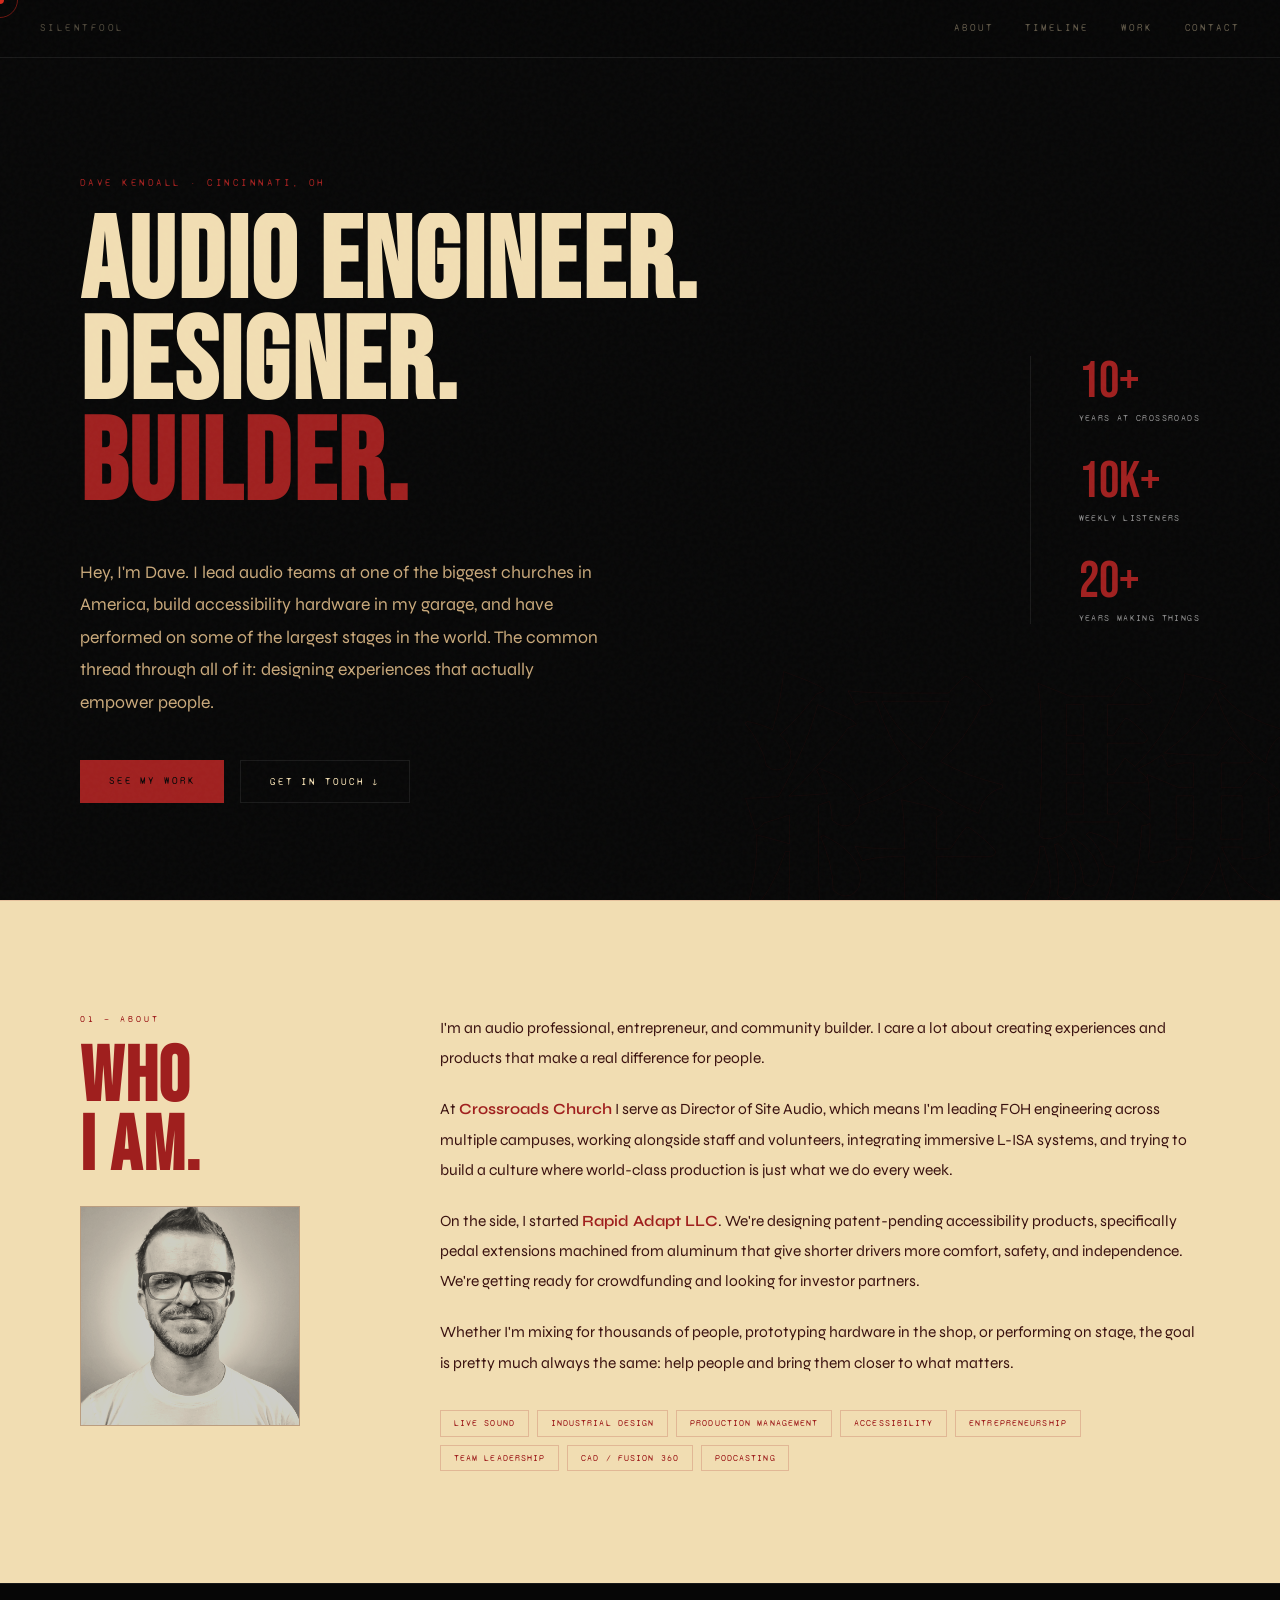
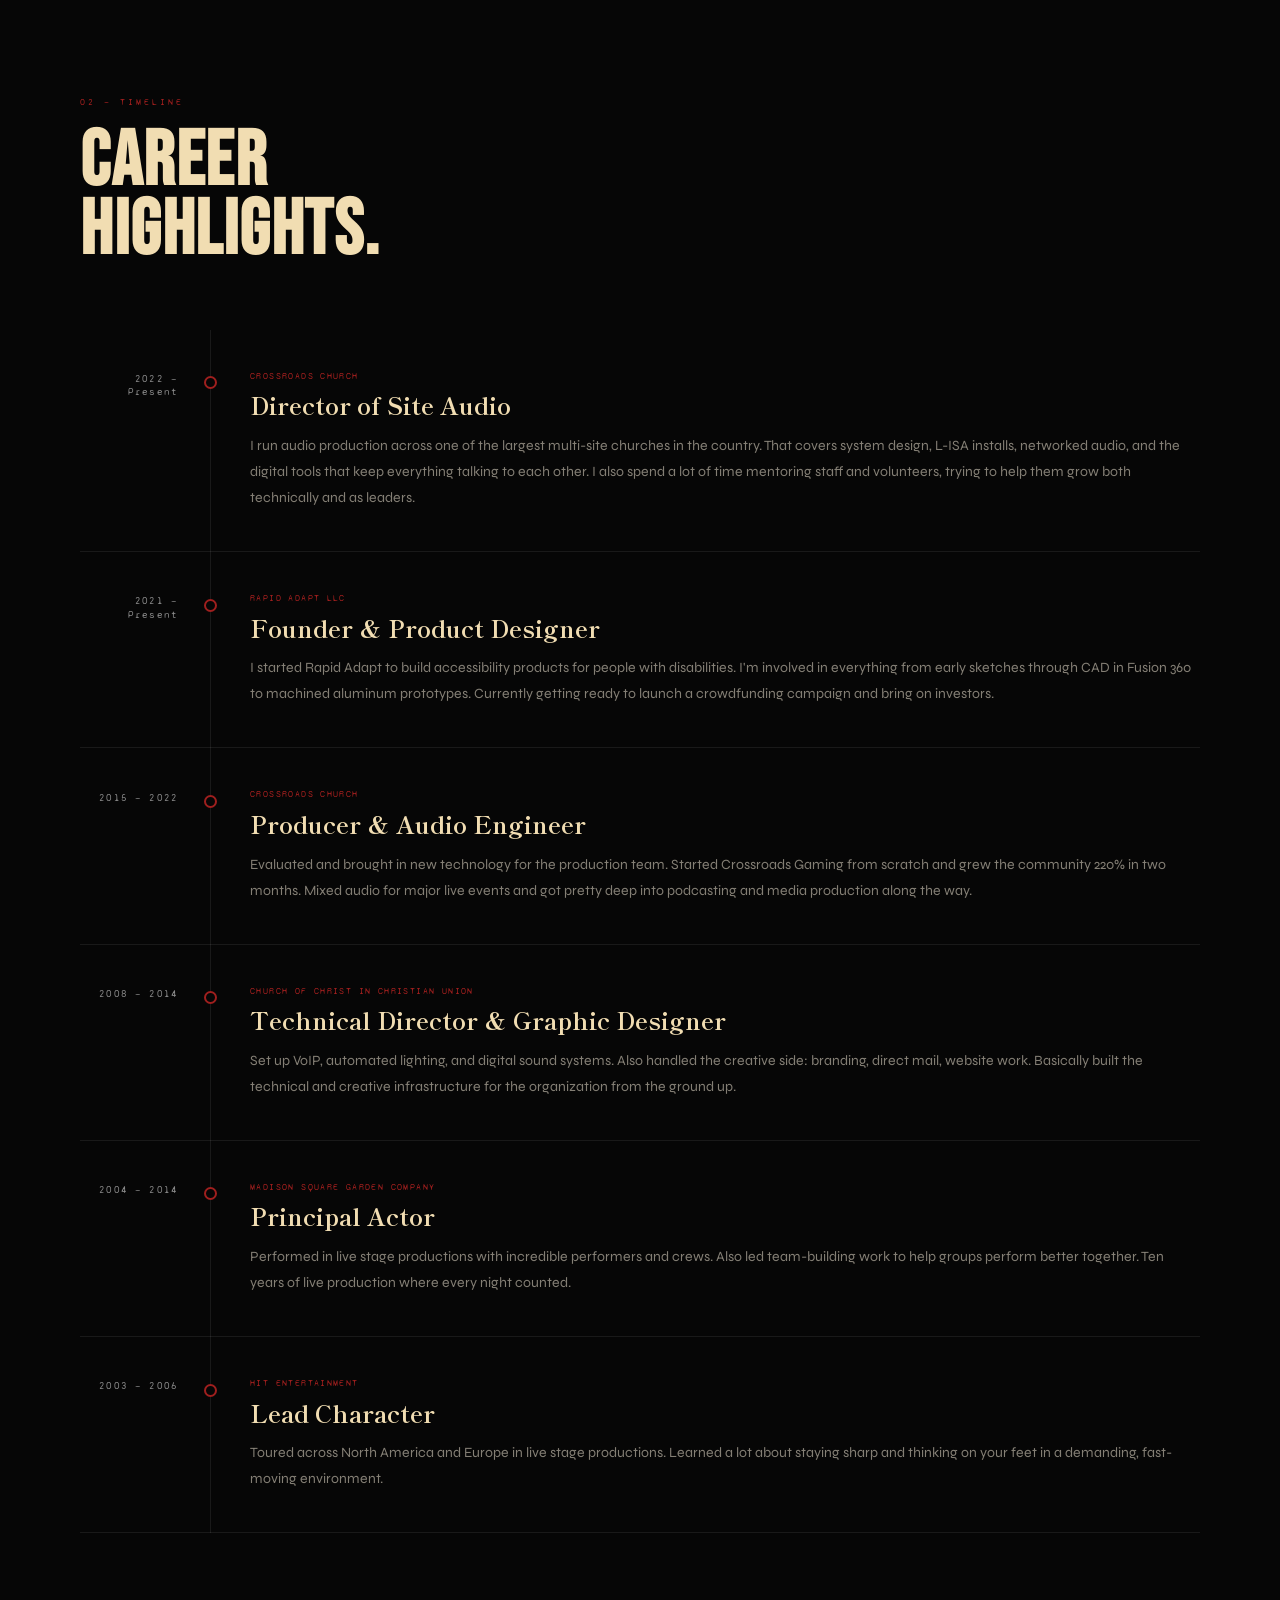
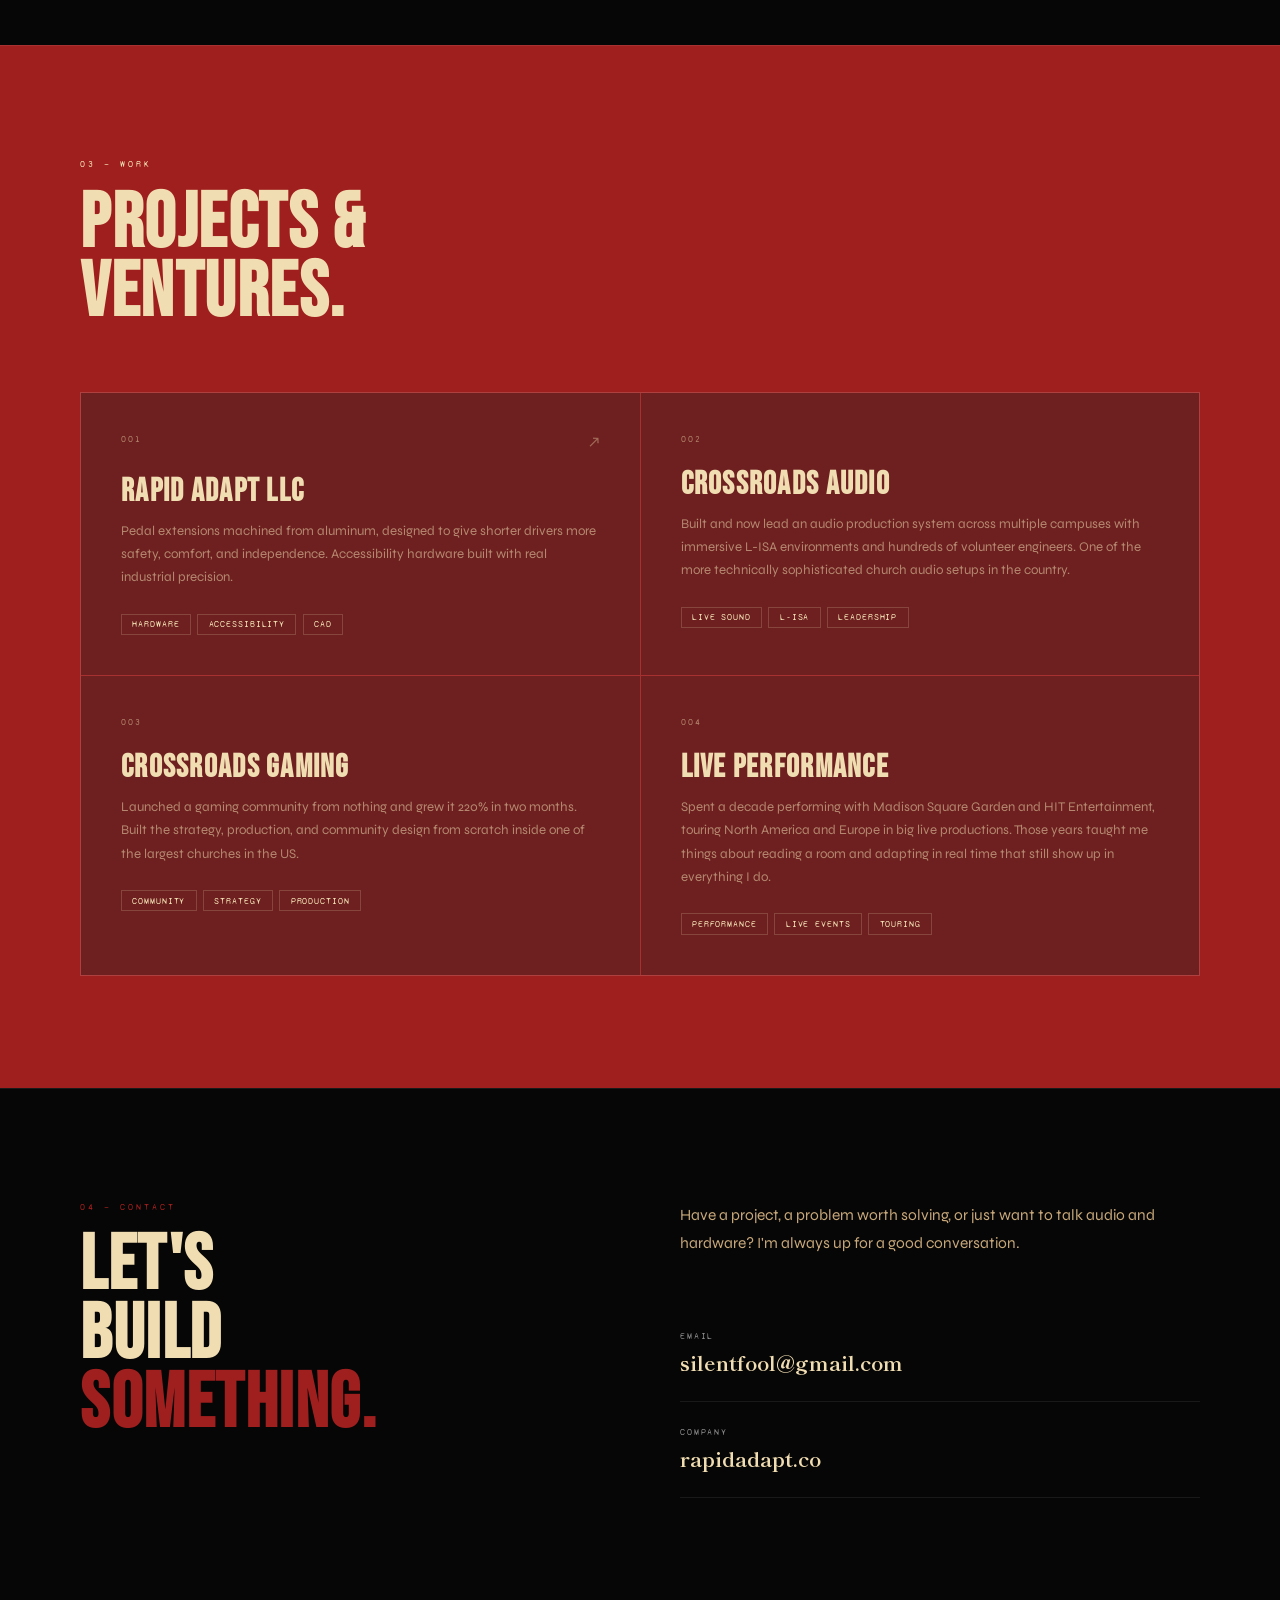
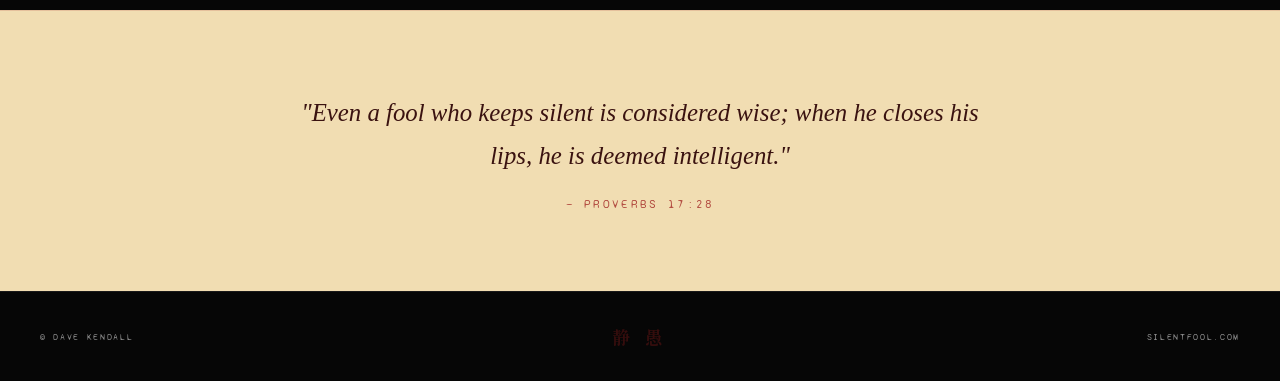
<file: index.html>
<!DOCTYPE html>
<html lang="en">
<head>
  <meta charset="UTF-8" />
  <meta name="viewport" content="width=device-width, initial-scale=1.0" />
  <title>Dave Kendall — silentfool</title>
  <link rel="preconnect" href="https://fonts.googleapis.com" />
  <link rel="preconnect" href="https://fonts.gstatic.com" crossorigin />
  <link href="https://fonts.googleapis.com/css2?family=Bebas+Neue&family=Shippori+Mincho:wght@400;700;800&family=Syne+Mono&family=Syne:wght@400;500;600&display=swap" rel="stylesheet" />
  <link rel="stylesheet" href="style.css" />
  <link rel="icon" type="image/svg+xml" href="favicon.svg" />
<link rel="shortcut icon" href="favicon.svg" />
</head>
<body>

  <div id="cur"></div>
  <div id="cur-ring"></div>
  <div class="kanji-bg" aria-hidden="true">経験</div>

  <!-- ══ NAV ══ -->
  <header class="site-nav">
    <span class="nav-logo">silentfool</span>
    <nav>
      <a href="#about">About</a>
      <a href="#timeline">Timeline</a>
      <a href="#work">Work</a>
      <a href="#contact">Contact</a>
    </nav>
  </header>

  <!-- ══ HERO ══ -->
  <section class="hero">
    <div class="hero-inner">
      <p class="hero-eyebrow">Dave Kendall · Cincinnati, OH</p>
      <h1 class="hero-h1">
        <span class="line">Audio Engineer.</span>
        <span class="line">Designer.</span>
        <span class="line red-line">Builder.</span>
      </h1>
      <div class="hero-body">
        <p class="hero-intro">
          Hey, I'm Dave. I lead audio teams at one of the biggest churches in America, build accessibility hardware in my garage, and have performed on some of the largest stages in the world. The common thread through all of it: designing experiences that actually empower people.
        </p>
        <div class="hero-ctas">
          <a href="#work" class="btn-primary">See my work</a>
          <a href="#contact" class="btn-ghost">Get in touch ↓</a>
        </div>
      </div>
    </div>
    <div class="hero-aside">
      <div class="aside-block">
        <span class="aside-num">10+</span>
        <span class="aside-label">Years at Crossroads</span>
      </div>
      <div class="aside-block">
        <span class="aside-num">10k+</span>
        <span class="aside-label">Weekly listeners</span>
      </div>
      <div class="aside-block">
        <span class="aside-num">20+</span>
        <span class="aside-label">Years making things</span>
      </div>
    </div>
  </section>

  <!-- ══ ABOUT ══ -->
  <section class="section section-cream" id="about">
    <div class="section-inner about-grid">
      <div class="about-left">
        <p class="sec-eyebrow">01 — About</p>
        <h2 class="sec-title">Who<br>I am.</h2>
        <div class="about-photo-wrap">
          <img src="headshot.jpg" alt="Dave Kendall" class="about-photo" />
        </div>
      </div>
      <div class="about-right">
        <p>I'm an audio professional, entrepreneur, and community builder. I care a lot about creating experiences and products that make a real difference for people.</p>
        <p>At <strong>Crossroads Church</strong> I serve as Director of Site Audio, which means I'm leading FOH engineering across multiple campuses, working alongside staff and volunteers, integrating immersive L-ISA systems, and trying to build a culture where world-class production is just what we do every week.</p>
        <p>On the side, I started <strong>Rapid Adapt LLC</strong>. We're designing patent-pending accessibility products, specifically pedal extensions machined from aluminum that give shorter drivers more comfort, safety, and independence. We're getting ready for crowdfunding and looking for investor partners.</p>
        <p>Whether I'm mixing for thousands of people, prototyping hardware in the shop, or performing on stage, the goal is pretty much always the same: help people and bring them closer to what matters.</p>
        <div class="tags">
          <span>Live Sound</span>
          <span>Industrial Design</span>
          <span>Production Management</span>
          <span>Accessibility</span>
          <span>Entrepreneurship</span>
          <span>Team Leadership</span>
          <span>CAD / Fusion 360</span>
          <span>Podcasting</span>
        </div>
      </div>
    </div>
  </section>

  <!-- ══ TIMELINE ══ -->
  <section class="section" id="timeline">
    <div class="section-inner">
      <p class="sec-eyebrow">02 — Timeline</p>
      <h2 class="sec-title">Career<br>highlights.</h2>

      <div class="timeline">

        <div class="tl-item reveal">
          <div class="tl-date">2022 — Present</div>
          <div class="tl-content">
            <div class="tl-tag">Crossroads Church</div>
            <h3 class="tl-title">Director of Site Audio</h3>
            <p>I run audio production across one of the largest multi-site churches in the country. That covers system design, L-ISA installs, networked audio, and the digital tools that keep everything talking to each other. I also spend a lot of time mentoring staff and volunteers, trying to help them grow both technically and as leaders.</p>
          </div>
        </div>

        <div class="tl-item reveal">
          <div class="tl-date">2021 — Present</div>
          <div class="tl-content">
            <div class="tl-tag">Rapid Adapt LLC</div>
            <h3 class="tl-title">Founder & Product Designer</h3>
            <p>I started Rapid Adapt to build accessibility products for people with disabilities. I'm involved in everything from early sketches through CAD in Fusion 360 to machined aluminum prototypes. Currently getting ready to launch a crowdfunding campaign and bring on investors.</p>
          </div>
        </div>

        <div class="tl-item reveal">
          <div class="tl-date">2015 — 2022</div>
          <div class="tl-content">
            <div class="tl-tag">Crossroads Church</div>
            <h3 class="tl-title">Producer & Audio Engineer</h3>
            <p>Evaluated and brought in new technology for the production team. Started Crossroads Gaming from scratch and grew the community 220% in two months. Mixed audio for major live events and got pretty deep into podcasting and media production along the way.</p>
          </div>
        </div>

        <div class="tl-item reveal">
          <div class="tl-date">2008 — 2014</div>
          <div class="tl-content">
            <div class="tl-tag">Church of Christ in Christian Union</div>
            <h3 class="tl-title">Technical Director & Graphic Designer</h3>
            <p>Set up VoIP, automated lighting, and digital sound systems. Also handled the creative side: branding, direct mail, website work. Basically built the technical and creative infrastructure for the organization from the ground up.</p>
          </div>
        </div>

        <div class="tl-item reveal">
          <div class="tl-date">2004 — 2014</div>
          <div class="tl-content">
            <div class="tl-tag">Madison Square Garden Company</div>
            <h3 class="tl-title">Principal Actor</h3>
            <p>Performed in live stage productions with incredible performers and crews. Also led team-building work to help groups perform better together. Ten years of live production where every night counted.</p>
          </div>
        </div>

        <div class="tl-item reveal">
          <div class="tl-date">2003 — 2006</div>
          <div class="tl-content">
            <div class="tl-tag">HIT Entertainment</div>
            <h3 class="tl-title">Lead Character</h3>
            <p>Toured across North America and Europe in live stage productions. Learned a lot about staying sharp and thinking on your feet in a demanding, fast-moving environment.</p>
          </div>
        </div>

      </div>
    </div>
  </section>

  <!-- ══ WORK ══ -->
  <section class="section section-dark" id="work">
    <div class="section-inner">
      <p class="sec-eyebrow">03 — Work</p>
      <h2 class="sec-title">Projects &amp;<br>ventures.</h2>

      <div class="work-grid">

        <a class="work-card" href="https://rapidadapt.co" target="_blank" rel="noopener">
          <div class="work-card-inner">
            <div class="work-card-top">
              <span class="work-num">001</span>
              <span class="work-arrow">↗</span>
            </div>
            <h3 class="work-title">Rapid Adapt LLC</h3>
            <p class="work-desc">Pedal extensions machined from aluminum, designed to give shorter drivers more safety, comfort, and independence. Accessibility hardware built with real industrial precision.</p>
            <div class="work-tags"><span>Hardware</span><span>Accessibility</span><span>CAD</span></div>
          </div>
        </a>

        <div class="work-card">
          <div class="work-card-inner">
            <div class="work-card-top">
              <span class="work-num">002</span>
            </div>
            <h3 class="work-title">Crossroads Audio</h3>
            <p class="work-desc">Built and now lead an audio production system across multiple campuses with immersive L-ISA environments and hundreds of volunteer engineers. One of the more technically sophisticated church audio setups in the country.</p>
            <div class="work-tags"><span>Live Sound</span><span>L-ISA</span><span>Leadership</span></div>
          </div>
        </div>

        <div class="work-card">
          <div class="work-card-inner">
            <div class="work-card-top">
              <span class="work-num">003</span>
            </div>
            <h3 class="work-title">Crossroads Gaming</h3>
            <p class="work-desc">Launched a gaming community from nothing and grew it 220% in two months. Built the strategy, production, and community design from scratch inside one of the largest churches in the US.</p>
            <div class="work-tags"><span>Community</span><span>Strategy</span><span>Production</span></div>
          </div>
        </div>

        <div class="work-card">
          <div class="work-card-inner">
            <div class="work-card-top">
              <span class="work-num">004</span>
            </div>
            <h3 class="work-title">Live Performance</h3>
            <p class="work-desc">Spent a decade performing with Madison Square Garden and HIT Entertainment, touring North America and Europe in big live productions. Those years taught me things about reading a room and adapting in real time that still show up in everything I do.</p>
            <div class="work-tags"><span>Performance</span><span>Live Events</span><span>Touring</span></div>
          </div>
        </div>

      </div>
    </div>
  </section>

  <!-- ══ CONTACT ══ -->
  <section class="section" id="contact">
    <div class="section-inner contact-inner">
      <div class="contact-left">
        <p class="sec-eyebrow">04 — Contact</p>
        <h2 class="sec-title contact-title">Let's<br>build<br><span class="red-text">something.</span></h2>
      </div>
      <div class="contact-right">
        <p class="contact-sub">Have a project, a problem worth solving, or just want to talk audio and hardware? I'm always up for a good conversation.</p>
        <div class="contact-links">
          <a href="mailto:silentfool@gmail.com" class="contact-link">
            <span class="contact-link-label">Email</span>
            <span class="contact-link-val">silentfool@gmail.com <span class="arr">↗</span></span>
          </a>
          <a href="https://rapidadapt.co" target="_blank" rel="noopener" class="contact-link">
            <span class="contact-link-label">Company</span>
            <span class="contact-link-val">rapidadapt.co <span class="arr">↗</span></span>
          </a>
        </div>
      </div>
    </div>
  </section>

  <!-- ══ QUOTE ══ -->
  <section class="section section-cream section-quote">
    <div class="section-inner">
      <blockquote class="proverb">
        <p>"Even a fool who keeps silent is considered wise; when he closes his lips, he is deemed intelligent."</p>
        <cite>— Proverbs 17:28</cite>
      </blockquote>
    </div>
  </section>

  <!-- ══ FOOTER ══ -->
  <footer class="site-footer">
    <span>© Dave Kendall</span>
    <span class="footer-kanji">静 愚</span>
    <span>silentfool.com</span>
  </footer>

  <script>
    // Cursor
    const dot  = document.getElementById('cur');
    const ring = document.getElementById('cur-ring');
    let mx = 0, my = 0, rx = 0, ry = 0;

    document.addEventListener('mousemove', e => {
      mx = e.clientX; my = e.clientY;
      dot.style.left = mx + 'px'; dot.style.top = my + 'px';
    });

    (function loop() {
      rx += (mx - rx) * 0.1; ry += (my - ry) * 0.1;
      ring.style.left = rx + 'px'; ring.style.top = ry + 'px';
      requestAnimationFrame(loop);
    })();

    // Scroll reveal
    const obs = new IntersectionObserver(entries => {
      entries.forEach((e, i) => {
        if (e.isIntersecting) {
          setTimeout(() => e.target.classList.add('on'), i * 100);
          obs.unobserve(e.target);
        }
      });
    }, { threshold: 0.08 });
    document.querySelectorAll('.reveal').forEach(el => obs.observe(el));
  </script>
</body>
</html>
</file>
<file: style.css>
/* ── Reset & Variables ── */
*, *::before, *::after { box-sizing: border-box; margin: 0; padding: 0; }

:root {
  --black:  #060606;
  --ink:    #0f0f0f;
  --surface:#141414;
  --border: rgba(255,255,255,0.08);
  --red:    #9f1f1e;
  --red2:   #7d1716;
  --cream:  #f1ddb2;
  --warm:   #c8a87a;
  --muted:  #888;
  --white:  #f1ddb2;
  --mono:   'Syne Mono', monospace;
}

html { scroll-behavior: smooth; }

body {
  background: var(--black);
  color: var(--cream);
  font-family: 'Syne', sans-serif;
  overflow-x: hidden;
  cursor: none;
}
a, button, [role="button"], label { cursor: none; }

/* ── CURSOR ── */
#cur {
  position: fixed;
  width: 8px;
  height: 8px;
  background: #d42b1e;
  border-radius: 50%;
  pointer-events: none;
  z-index: 9999;
  transform: translate(-50%, -50%);
}

#cur-ring {
  position: fixed;
  width: 36px;
  height: 36px;
  border: 1.5px solid rgba(212,43,30,.5);
  border-radius: 50%;
  pointer-events: none;
  z-index: 9997;
  transform: translate(-50%, -50%);
  transition: width .3s cubic-bezier(.22,1,.36,1), height .3s cubic-bezier(.22,1,.36,1);
}

@media (max-width: 700px) {
  #cur, #cur-ring { display: none; }
  body { cursor: auto; }
}

/* ── Noise ── */
body::before {
  content: '';
  position: fixed; inset: 0; z-index: 200;
  pointer-events: none;
  background-image: url("data:image/svg+xml,%3Csvg viewBox='0 0 256 256' xmlns='http://www.w3.org/2000/svg'%3E%3Cfilter id='n'%3E%3CfeTurbulence type='fractalNoise' baseFrequency='0.85' numOctaves='4' stitchTiles='stitch'/%3E%3C/filter%3E%3Crect width='100%25' height='100%25' filter='url(%23n)' opacity='0.04'/%3E%3C/svg%3E");
  mix-blend-mode: screen; opacity: .65;
}

/* ── Kanji watermark ── */
.kanji-bg {
  position: fixed;
  bottom: -2rem; right: -1rem;
  font-family: 'Shippori Mincho', serif;
  font-size: clamp(12rem, 22vw, 26rem);
  font-weight: 800;
  color: transparent;
  -webkit-text-stroke: 1px rgba(159,31,30,.07);
  pointer-events: none; z-index: 0;
  user-select: none; line-height: 1;
}

/* ── NAV ── */
.site-nav {
  position: fixed; top: 0; left: 0; right: 0;
  z-index: 50;
  display: flex;
  justify-content: space-between;
  align-items: center;
  padding: 1.4rem 2.5rem;
  border-bottom: 1px solid var(--border);
  background: rgba(6,6,6,.88);
  backdrop-filter: blur(12px);
  -webkit-backdrop-filter: blur(12px);
}
.nav-logo {
  font-family: var(--mono);
  font-size: .62rem;
  letter-spacing: .25em;
  text-transform: uppercase;
  color: rgba(241,221,178,.3);
}
.site-nav nav {
  display: flex; gap: 2rem;
}
.site-nav nav a {
  font-family: var(--mono);
  font-size: .6rem;
  letter-spacing: .2em;
  text-transform: uppercase;
  color: rgba(241,221,178,.38);
  text-decoration: none;
  transition: color .2s;
}
.site-nav nav a:hover { color: var(--cream); }

/* ── HERO ── */
.hero {
  min-height: 100vh;
  padding: 10rem 2.5rem 5rem;
  display: grid;
  grid-template-columns: 1fr auto;
  gap: 4rem;
  align-items: center;
  position: relative;
  z-index: 1;
  max-width: 1200px;
  margin: 0 auto;
}

.hero-eyebrow {
  font-family: var(--mono);
  font-size: .62rem;
  letter-spacing: .25em;
  text-transform: uppercase;
  color: var(--red);
  margin-bottom: 1.5rem;
  opacity: 0;
  animation: fadeUp .7s ease .2s forwards;
}

.hero-h1 {
  font-family: 'Bebas Neue', sans-serif;
  font-size: clamp(3.5rem, 9vw, 9rem);
  line-height: .88;
  color: var(--white);
  letter-spacing: .02em;
  margin-bottom: 2.5rem;
  overflow: hidden;
}
.hero-h1 .line {
  display: block;
  opacity: 0;
  transform: translateY(110%);
}
.hero-h1 .line:nth-child(1) { white-space: nowrap; }
.hero-h1 .line:nth-child(1) { animation: lineUp .7s cubic-bezier(.22,1,.36,1) .3s forwards; }
.hero-h1 .line:nth-child(2) { animation: lineUp .7s cubic-bezier(.22,1,.36,1) .42s forwards; }
.hero-h1 .line:nth-child(3) { animation: lineUp .7s cubic-bezier(.22,1,.36,1) .54s forwards; }
.red-line { color: var(--red); }

.hero-body {
  opacity: 0;
  animation: fadeUp .8s ease .7s forwards;
}

.hero-intro {
  font-size: clamp(.95rem, 1.4vw, 1.1rem);
  line-height: 1.85;
  color: var(--warm);
  max-width: 520px;
  margin-bottom: 2.5rem;
}
.hero-intro em { color: var(--cream); font-style: normal; font-weight: 600; }

.hero-ctas {
  display: flex; gap: 1rem; flex-wrap: wrap;
}

.btn-primary {
  display: inline-block;
  font-family: var(--mono);
  font-size: .65rem;
  letter-spacing: .18em;
  text-transform: uppercase;
  color: var(--black);
  background: var(--red);
  padding: .9rem 1.8rem;
  text-decoration: none;
  transition: background .2s, transform .2s;
}
.btn-primary:hover { background: #b52726; transform: translateY(-2px); }

.btn-ghost {
  display: inline-block;
  font-family: var(--mono);
  font-size: .65rem;
  letter-spacing: .18em;
  text-transform: uppercase;
  color: var(--cream);
  border: 1px solid var(--border);
  padding: .9rem 1.8rem;
  text-decoration: none;
  transition: border-color .2s, color .2s, transform .2s;
}
.btn-ghost:hover { border-color: rgba(255,255,255,.3); color: var(--white); transform: translateY(-2px); }

/* hero aside stats */
.hero-aside {
  display: flex;
  flex-direction: column;
  gap: 2rem;
  padding-left: 3rem;
  border-left: 1px solid var(--border);
  opacity: 0;
  animation: fadeUp .8s ease .9s forwards;
}
.aside-block { display: flex; flex-direction: column; gap: .3rem; }
.aside-num {
  font-family: 'Bebas Neue', sans-serif;
  font-size: 3.2rem;
  color: var(--red);
  line-height: 1;
}
.aside-label {
  font-family: var(--mono);
  font-size: .58rem;
  letter-spacing: .15em;
  text-transform: uppercase;
  color: var(--muted);
}

/* ── SECTIONS ── */
.section {
  position: relative; z-index: 1;
  padding: 7rem 0;
  border-top: 1px solid var(--border);
}
.section-dark { background: var(--red); }

/* ── Red section overrides (work) ── */
.section-dark .sec-eyebrow { color: var(--cream); }
.section-dark .sec-title   { color: var(--cream); }
.section-dark .work-card   { background: rgba(0,0,0,.35); }
.section-dark .work-card:hover { background: rgba(0,0,0,.5); }
.section-dark .work-card::after { background: var(--cream); }
.section-dark .work-num  { color: rgba(241,221,178,.5); }
.section-dark .work-arrow { color: rgba(241,221,178,.4); }
.section-dark .work-card:hover .work-arrow { color: var(--cream); }
.section-dark .work-title { color: var(--cream); }
.section-dark .work-desc  { color: rgba(241,221,178,.55); }
.section-dark .work-tags span { color: var(--cream); border-color: rgba(241,221,178,.2); }

/* ── Cream section (about) ── */
.section-cream {
  background: var(--cream);
  border-top: 1px solid rgba(159,31,30,.15);
}
.section-cream .sec-eyebrow { color: var(--red); }
.section-cream .sec-title   { color: var(--red); }
.section-cream .about-right p { color: #3a1210; }
.section-cream .about-right strong { color: var(--red); }
.section-cream .about-photo { border-color: rgba(159,31,30,.2); }
.section-cream .tags span   { color: var(--red); border-color: rgba(159,31,30,.2); }
.section-cream .tags span:hover { border-color: var(--red); color: var(--red); }
.section-inner {
  max-width: 1200px;
  margin: 0 auto;
  padding: 0 2.5rem;
}

.sec-eyebrow {
  font-family: var(--mono);
  font-size: .58rem;
  letter-spacing: .32em;
  text-transform: uppercase;
  color: var(--red);
  margin-bottom: 1.2rem;
}
.sec-title {
  font-family: 'Bebas Neue', sans-serif;
  font-size: clamp(3rem, 6vw, 6rem);
  line-height: .9;
  color: var(--white);
  letter-spacing: .02em;
  margin-bottom: 4rem;
}

/* ── ABOUT ── */
.about-grid {
  display: grid;
  grid-template-columns: 280px 1fr;
  gap: 5rem;
  align-items: start;
}
.about-left .sec-title { margin-bottom: 1.5rem; }

.about-photo-wrap {
  position: relative;
  display: inline-block;
  width: 100%;
  max-width: 220px;
}
.about-photo-wrap::after {
  content: '';
  position: absolute;
  inset: 0;
  background: rgba(0,0,0,.15);
  mix-blend-mode: multiply;
  pointer-events: none;
}
.about-photo {
  display: block;
  width: 100%;
  aspect-ratio: 1;
  object-fit: cover;
  object-position: center top;
  filter: sepia(30%) contrast(1.05) brightness(0.95);
  border: 1px solid var(--border);
}
.about-right p {
  font-size: .97rem;
  line-height: 1.95;
  color: var(--warm);
  margin-bottom: 1.3rem;
}
.about-right strong { color: var(--cream); font-weight: 600; }
.tags {
  display: flex; flex-wrap: wrap; gap: .5rem;
  margin-top: 2rem;
}
.tags span {
  font-family: var(--mono);
  font-size: .58rem;
  letter-spacing: .12em;
  text-transform: uppercase;
  color: var(--muted);
  border: 1px solid rgba(255,255,255,.08);
  padding: .4rem .8rem;
  transition: border-color .2s, color .2s;
}
.tags span:hover { border-color: var(--red); color: var(--cream); }

/* ── TIMELINE ── */
.timeline {
  display: flex;
  flex-direction: column;
  position: relative;
}
.timeline::before {
  content: '';
  position: absolute;
  left: 130px; top: 0; bottom: 0;
  width: 1px;
  background: var(--border);
}

.tl-item {
  display: grid;
  grid-template-columns: 130px 1fr;
  gap: 2.5rem;
  padding: 2.5rem 0;
  border-bottom: 1px solid var(--border);
  position: relative;
}
.tl-item::before {
  content: '';
  position: absolute;
  left: 124px; top: 2.9rem;
  width: 13px; height: 13px;
  background: var(--black);
  border: 2px solid var(--red);
  border-radius: 50%;
  z-index: 1;
  transition: background .3s;
}
.tl-item:hover::before { background: var(--red); }

.tl-date {
  font-family: var(--mono);
  font-size: .6rem;
  letter-spacing: .12em;
  color: var(--muted);
  padding-top: .2rem;
  text-align: right;
  padding-right: 2rem;
  line-height: 1.4;
}
.tl-tag {
  font-family: var(--mono);
  font-size: .58rem;
  letter-spacing: .15em;
  text-transform: uppercase;
  color: var(--red);
  margin-bottom: .6rem;
}
.tl-title {
  font-family: 'Shippori Mincho', serif;
  font-size: 1.5rem;
  font-weight: 700;
  color: var(--white);
  margin-bottom: .8rem;
  line-height: 1.2;
}
.tl-content p {
  font-size: .88rem;
  line-height: 1.85;
  color: rgba(200,192,176,.65);
}

/* reveal animation */
.reveal {
  opacity: 0;
  transform: translateY(24px);
  transition: opacity .75s cubic-bezier(.22,1,.36,1), transform .75s cubic-bezier(.22,1,.36,1);
}
.reveal.on { opacity: 1; transform: none; }

/* ── WORK ── */
.work-grid {
  display: grid;
  grid-template-columns: 1fr 1fr;
  gap: 1px;
  background: var(--border);
  border: 1px solid var(--border);
  margin-top: 1rem;
}
.work-card {
  background: var(--ink);
  text-decoration: none;
  display: block;
  transition: background .3s;
  position: relative;
  overflow: hidden;
}
.work-card::after {
  content: '';
  position: absolute;
  bottom: 0; left: 0; right: 0;
  height: 2px;
  background: var(--red);
  transform: scaleX(0);
  transform-origin: left;
  transition: transform .45s cubic-bezier(.22,1,.36,1);
}
.work-card:hover::after { transform: scaleX(1); }
.work-card:hover { background: rgba(255,255,255,.02); }

.work-card-inner { padding: 2.5rem; }
.work-card-top {
  display: flex;
  justify-content: space-between;
  align-items: flex-start;
  margin-bottom: 1.5rem;
}
.work-num {
  font-family: var(--mono);
  font-size: .58rem;
  letter-spacing: .22em;
  color: var(--red);
}
.work-arrow {
  font-size: 1rem;
  color: var(--muted);
  transition: transform .3s, color .3s;
}
.work-card:hover .work-arrow { transform: translate(3px,-3px); color: var(--red); }
.work-title {
  font-family: 'Bebas Neue', sans-serif;
  font-size: 2rem;
  color: var(--white);
  letter-spacing: .04em;
  margin-bottom: .75rem;
  line-height: 1;
}
.work-desc {
  font-size: .83rem;
  line-height: 1.75;
  color: rgba(200,192,176,.55);
  margin-bottom: 1.5rem;
}
.work-tags {
  display: flex; flex-wrap: wrap; gap: .4rem;
}
.work-tags span {
  font-family: var(--mono);
  font-size: .55rem;
  letter-spacing: .1em;
  text-transform: uppercase;
  color: var(--red);
  border: 1px solid rgba(212,43,30,.25);
  padding: .3rem .65rem;
}

/* ── CONTACT ── */
.contact-inner {
  display: grid;
  grid-template-columns: 1fr 1fr;
  gap: 5rem;
  align-items: start;
}
.contact-title { margin-bottom: 0; }
.red-text { color: var(--red); }

.contact-sub {
  font-size: .97rem;
  line-height: 1.85;
  color: var(--warm);
  margin-bottom: 3rem;
}
.contact-links { display: flex; flex-direction: column; gap: 0; }
.contact-link {
  display: flex;
  flex-direction: column;
  gap: .3rem;
  padding: 1.5rem 0;
  border-bottom: 1px solid var(--border);
  text-decoration: none;
  transition: padding-left .3s ease;
}
.contact-link:hover { padding-left: .75rem; }
.contact-link-label {
  font-family: var(--mono);
  font-size: .58rem;
  letter-spacing: .2em;
  text-transform: uppercase;
  color: var(--muted);
}
.contact-link-val {
  font-family: 'Shippori Mincho', serif;
  font-size: 1.3rem;
  font-weight: 700;
  color: var(--cream);
  transition: color .2s;
}
.contact-link:hover .contact-link-val { color: var(--white); }
.arr {
  color: var(--red);
  opacity: 0;
  transition: opacity .2s;
  margin-left: .3rem;
}
.contact-link:hover .arr { opacity: 1; }

/* ── Quote section ── */
.section-quote {
  padding-top: 5rem;
  padding-bottom: 5rem;
  text-align: center;
}
.proverb {
  margin: 0 auto;
  max-width: 680px;
}
.proverb p {
  font-family: Georgia, 'Times New Roman', serif;
  font-size: clamp(1.15rem, 2.2vw, 1.55rem);
  font-style: italic;
  line-height: 1.75;
  color: #3a1210;
  margin-bottom: 1.25rem;
}
.proverb cite {
  display: block;
  font-family: var(--mono);
  font-size: .72rem;
  font-style: normal;
  letter-spacing: .2em;
  text-transform: uppercase;
  color: var(--red);
  opacity: .75;
}

/* ── FOOTER ── */
.site-footer {
  border-top: 1px solid var(--border);
  padding: 2rem 2.5rem;
  display: flex;
  justify-content: space-between;
  align-items: center;
  font-family: var(--mono);
  font-size: .58rem;
  letter-spacing: .18em;
  text-transform: uppercase;
  color: var(--muted);
  position: relative; z-index: 1;
}
.footer-kanji {
  font-family: 'Shippori Mincho', serif;
  font-size: 1.1rem;
  font-weight: 800;
  color: var(--red);
  opacity: .3;
  letter-spacing: .3em;
}

/* ── Animations ── */
@keyframes fadeUp {
  from { opacity: 0; transform: translateY(20px); }
  to   { opacity: 1; transform: translateY(0); }
}
@keyframes lineUp {
  from { opacity: 0; transform: translateY(110%); }
  to   { opacity: 1; transform: translateY(0); }
}

/* ── Responsive ── */
@media (max-width: 860px) {
  .hero { grid-template-columns: 1fr; padding-top: 8rem; }
  .hero-aside { flex-direction: row; border-left: none; border-top: 1px solid var(--border); padding-left: 0; padding-top: 2rem; }
  .about-grid { grid-template-columns: 1fr; gap: 2.5rem; }
  .about-photo-wrap { max-width: 160px; }
  .contact-inner { grid-template-columns: 1fr; gap: 3rem; }
  .work-grid { grid-template-columns: 1fr; }
  .timeline::before { left: 0; }
  .tl-item { grid-template-columns: 1fr; gap: .5rem; padding-left: 1.5rem; }
  .tl-item::before { left: -7px; }
  .tl-date { text-align: left; padding-right: 0; }
  body, a, button, [role="button"], label { cursor: auto; }
}

@media (max-width: 540px) {
  .section { padding: 5rem 0; }
  .site-nav nav { gap: 1.2rem; }
}
</file>
